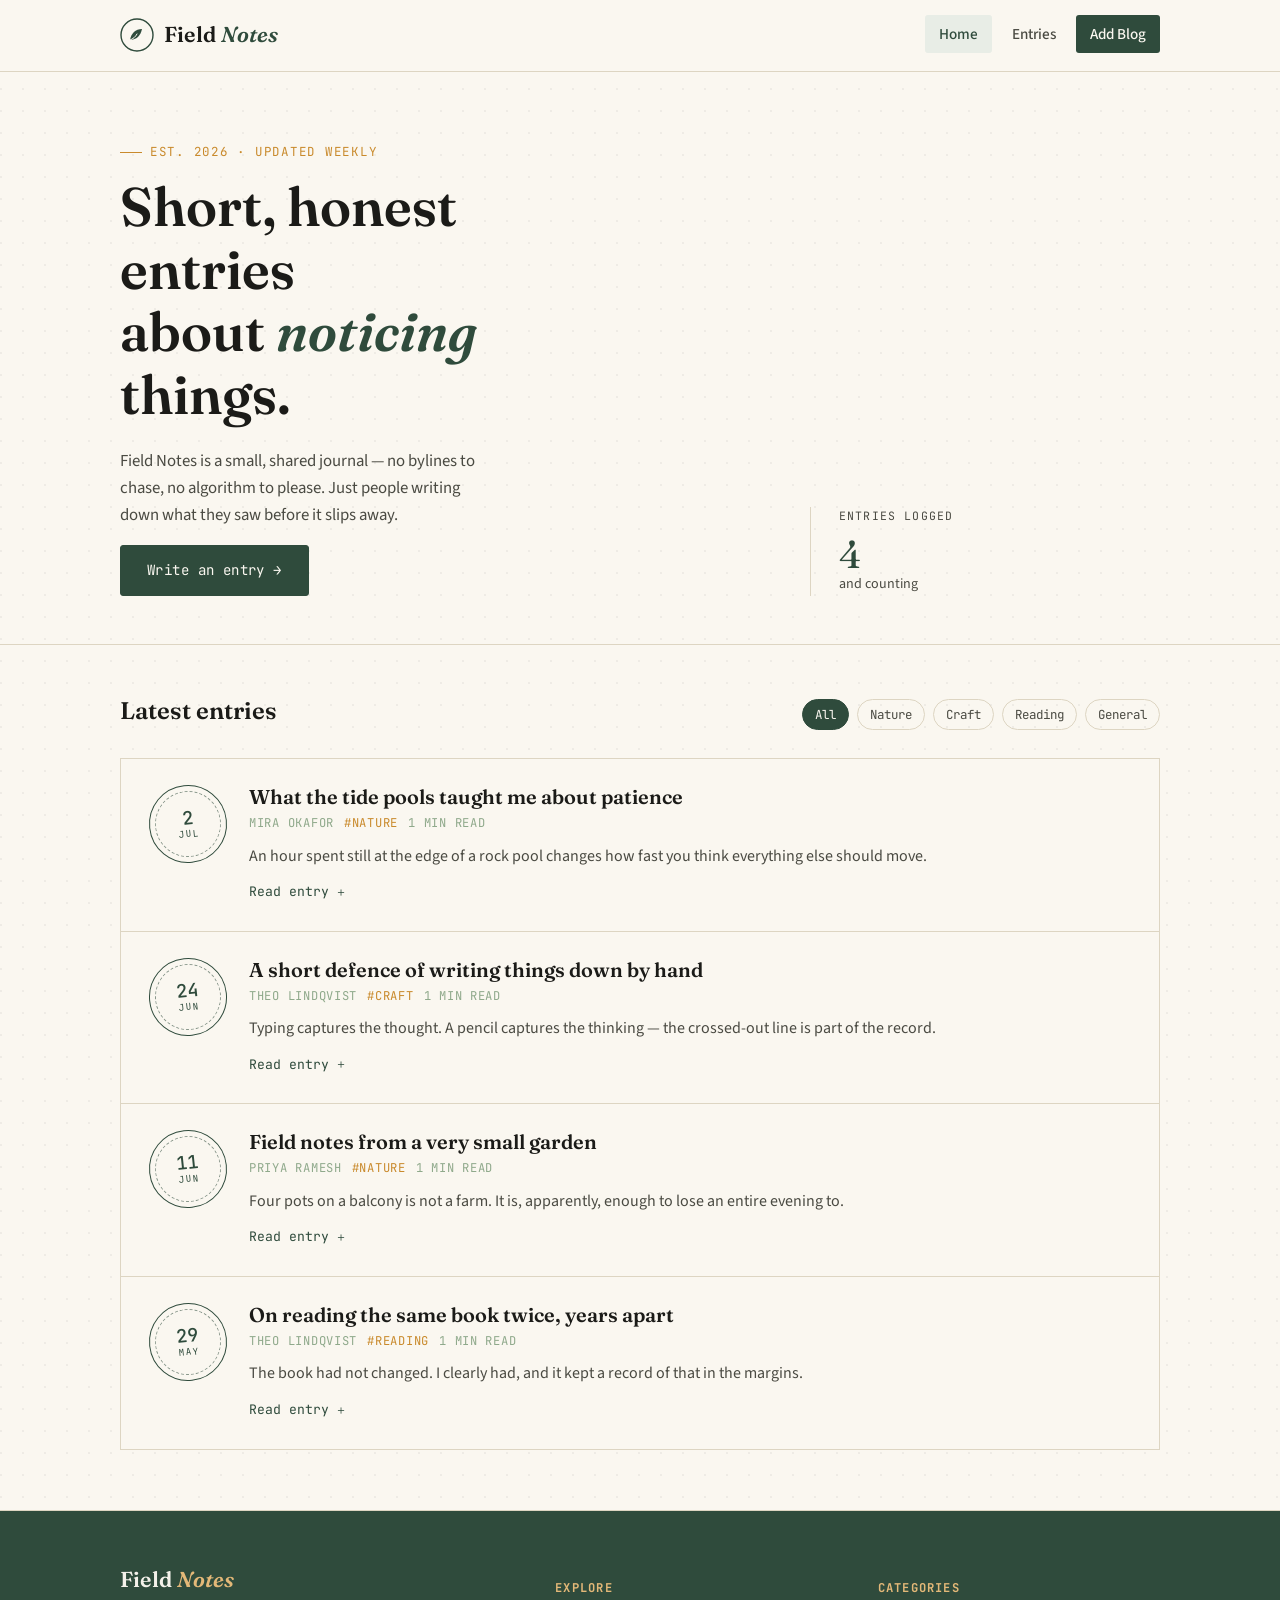
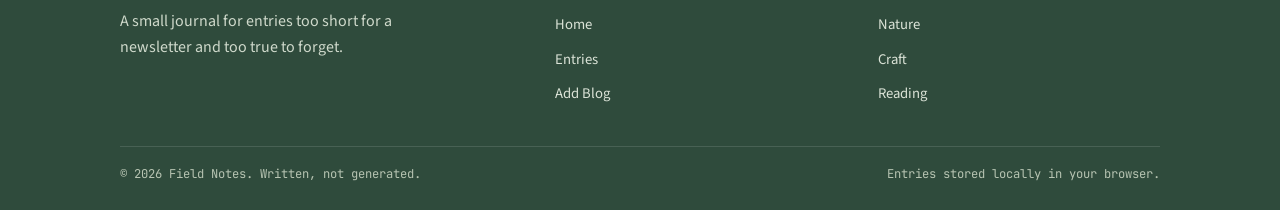
<file: index.html>
<!doctype html>
<html lang="en">
<head>
<meta charset="UTF-8">
<meta name="viewport" content="width=device-width, initial-scale=1.0">
<title>Field Notes — a small journal</title>
<meta name="description" content="Field Notes is a small journal of short, honest entries about noticing things.">
<link rel="stylesheet" href="styles.css">
</head>
<body>

<header class="site-header">
  <nav class="nav wrap" aria-label="Primary">
    <a href="index.html" class="brand">
      <svg class="brand-mark" viewBox="0 0 34 34" fill="none" xmlns="http://www.w3.org/2000/svg">
        <circle cx="17" cy="17" r="16" stroke="#2F4B3C" stroke-width="1.4"/>
        <path d="M10 22c1-6.5 5.5-11 12-11-1.2 6.6-5.6 10.8-12 11Z" fill="#2F4B3C"/>
        <path d="M10 22c3-1 5.6-3.2 7-6" stroke="#FAF7F0" stroke-width="1" stroke-linecap="round"/>
      </svg>
      <span class="brand-text">Field <em>Notes</em></span>
    </a>

    <button class="nav-toggle" aria-label="Toggle navigation" aria-expanded="false">
      <span></span>
    </button>

    <ul class="nav-links">
      <li><a href="index.html" class="is-active">Home</a></li>
      <li><a href="index.html#entries">Entries</a></li>
      <li><a href="add-blog.html" class="nav-cta">Add Blog</a></li>
    </ul>
  </nav>
</header>

<main>

  <section class="hero">
    <div class="wrap hero-grid">
      <div>
        <span class="eyebrow">Est. 2026 · Updated weekly</span>
        <h1>Short, honest entries<br>about <em>noticing</em> things.</h1>
        <p class="hero-sub">Field Notes is a small, shared journal — no bylines to chase, no algorithm to please. Just people writing down what they saw before it slips away.</p>
        <a href="add-blog.html" class="btn" style="display:inline-block; text-decoration:none;">Write an entry →</a>
      </div>
      <div class="hero-aside">
        <span class="label">Entries logged</span>
        <div class="hero-stat" id="entry-count">0</div>
        <div class="hero-stat-label">and counting</div>
      </div>
    </div>
  </section>

  <div class="wrap">
    <div class="section-head" id="entries">
      <h2>Latest entries</h2>
      <div class="filter-row" role="group" aria-label="Filter by category">
        <button class="chip is-active" data-filter="all">All</button>
        <button class="chip" data-filter="Nature">Nature</button>
        <button class="chip" data-filter="Craft">Craft</button>
        <button class="chip" data-filter="Reading">Reading</button>
        <button class="chip" data-filter="General">General</button>
      </div>
    </div>

    <div class="entries" id="entries-list" role="list">
      <!-- rendered by app.js -->
    </div>
  </div>

</main>

<footer class="site-footer">
  <div class="wrap footer-grid">
    <div class="footer-brand">
      <span class="brand-text">Field <em>Notes</em></span>
      <p class="footer-tag">A small journal for entries too short for a newsletter and too true to forget.</p>
    </div>
    <div class="footer-col">
      <h4>Explore</h4>
      <ul>
        <li><a href="index.html">Home</a></li>
        <li><a href="index.html#entries">Entries</a></li>
        <li><a href="add-blog.html">Add Blog</a></li>
      </ul>
    </div>
    <div class="footer-col">
      <h4>Categories</h4>
      <ul>
        <li><a href="index.html#entries">Nature</a></li>
        <li><a href="index.html#entries">Craft</a></li>
        <li><a href="index.html#entries">Reading</a></li>
      </ul>
    </div>
  </div>
  <div class="wrap footer-bottom">
    <span>© <span data-year></span> Field Notes. Written, not generated.</span>
    <span>Entries stored locally in your browser.</span>
  </div>
</footer>

<div class="toast" id="toast" role="status" aria-live="polite"></div>

<script src="app.js"></script>
</body>
</html>
</file>
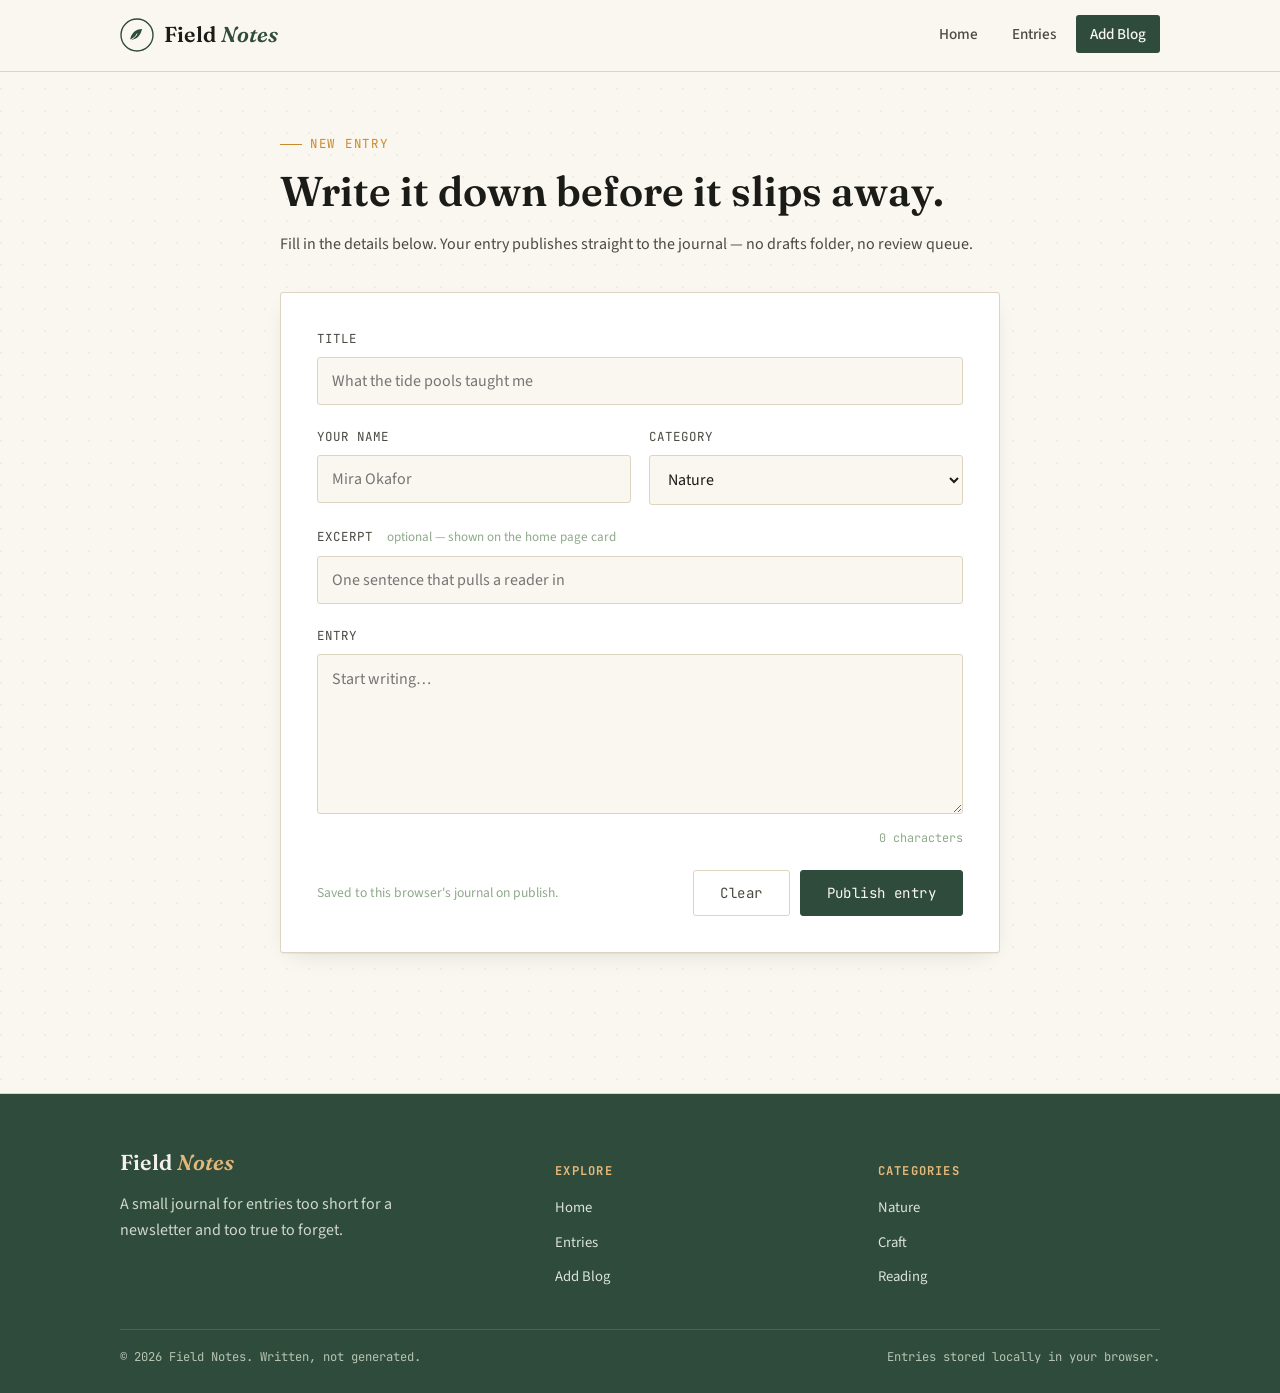
<file: add-blog.html>
<!doctype html>
<html lang="en">
<head>
<meta charset="UTF-8">
<meta name="viewport" content="width=device-width, initial-scale=1.0">
<title>Add Blog — Field Notes</title>
<meta name="description" content="Write and publish a new entry to Field Notes.">
<link rel="stylesheet" href="styles.css">
</head>
<body>

<header class="site-header">
  <nav class="nav wrap" aria-label="Primary">
    <a href="index.html" class="brand">
      <svg class="brand-mark" viewBox="0 0 34 34" fill="none" xmlns="http://www.w3.org/2000/svg">
        <circle cx="17" cy="17" r="16" stroke="#2F4B3C" stroke-width="1.4"/>
        <path d="M10 22c1-6.5 5.5-11 12-11-1.2 6.6-5.6 10.8-12 11Z" fill="#2F4B3C"/>
        <path d="M10 22c3-1 5.6-3.2 7-6" stroke="#FAF7F0" stroke-width="1" stroke-linecap="round"/>
      </svg>
      <span class="brand-text">Field <em>Notes</em></span>
    </a>

    <button class="nav-toggle" aria-label="Toggle navigation" aria-expanded="false">
      <span></span>
    </button>

    <ul class="nav-links">
      <li><a href="index.html">Home</a></li>
      <li><a href="index.html#entries">Entries</a></li>
      <li><a href="add-blog.html" class="nav-cta is-active">Add Blog</a></li>
    </ul>
  </nav>
</header>

<main>
  <section class="composer">
    <div class="wrap" style="max-width: 720px;">
      <div class="composer-head">
        <span class="eyebrow">New entry</span>
        <h1>Write it down before it slips away.</h1>
        <p>Fill in the details below. Your entry publishes straight to the journal — no drafts folder, no review queue.</p>
      </div>

      <form id="blog-form" class="form-card" novalidate>

        <div class="field">
          <label for="title">Title</label>
          <input type="text" id="title" name="title" placeholder="What the tide pools taught me" required>
        </div>

        <div class="field-row">
          <div class="field">
            <label for="author">Your name</label>
            <input type="text" id="author" name="author" placeholder="Mira Okafor" required>
          </div>
          <div class="field">
            <label for="category">Category</label>
            <select id="category" name="category">
              <option value="Nature">Nature</option>
              <option value="Craft">Craft</option>
              <option value="Reading">Reading</option>
              <option value="General">General</option>
            </select>
          </div>
        </div>

        <div class="field">
          <label for="excerpt">Excerpt <span class="hint">optional — shown on the home page card</span></label>
          <input type="text" id="excerpt" name="excerpt" placeholder="One sentence that pulls a reader in">
        </div>

        <div class="field">
          <label for="content">Entry</label>
          <textarea id="content" name="content" placeholder="Start writing…" required></textarea>
          <div class="char-count" id="char-count">0 characters</div>
        </div>

        <div class="form-actions">
          <span class="form-note">Saved to this browser's journal on publish.</span>
          <div style="display:flex; gap:10px;">
            <button type="button" id="clear-form" class="btn btn-ghost">Clear</button>
            <button type="submit" class="btn">Publish entry</button>
          </div>
        </div>
      </form>
    </div>
  </section>
</main>

<footer class="site-footer">
  <div class="wrap footer-grid">
    <div class="footer-brand">
      <span class="brand-text">Field <em>Notes</em></span>
      <p class="footer-tag">A small journal for entries too short for a newsletter and too true to forget.</p>
    </div>
    <div class="footer-col">
      <h4>Explore</h4>
      <ul>
        <li><a href="index.html">Home</a></li>
        <li><a href="index.html#entries">Entries</a></li>
        <li><a href="add-blog.html">Add Blog</a></li>
      </ul>
    </div>
    <div class="footer-col">
      <h4>Categories</h4>
      <ul>
        <li><a href="index.html#entries">Nature</a></li>
        <li><a href="index.html#entries">Craft</a></li>
        <li><a href="index.html#entries">Reading</a></li>
      </ul>
    </div>
  </div>
  <div class="wrap footer-bottom">
    <span>© <span data-year></span> Field Notes. Written, not generated.</span>
    <span>Entries stored locally in your browser.</span>
  </div>
</footer>

<div class="toast" id="toast" role="status" aria-live="polite"></div>

<script src="app.js"></script>
</body>
</html>
</file>
<file: styles.css>
/* ==========================================================================
   Field Notes — shared design system
   Palette: ink / paper / forest / mustard / sage / rust
   Display: Fraunces · Body: Source Sans 3 · Meta: JetBrains Mono
   ========================================================================== */

@import url('https://fonts.googleapis.com/css2?family=Fraunces:ital,opsz,wght@0,9..144,400;0,9..144,500;0,9..144,600;1,9..144,500&family=Source+Sans+3:wght@400;500;600&family=JetBrains+Mono:wght@400;500&display=swap');

:root{
  --ink: #1b1b18;
  --ink-soft: #4a4a42;
  --paper: #faf7f0;
  --paper-dim: #f1ece0;
  --forest: #2f4b3c;
  --forest-deep: #203527;
  --mustard: #c98a2c;
  --mustard-soft: #e3b878;
  --sage: #8fa98b;
  --rust: #a63d2f;
  --line: #ddd5c2;

  --display: 'Fraunces', serif;
  --body: 'Source Sans 3', sans-serif;
  --mono: 'JetBrains Mono', monospace;

  --radius: 3px;
  --shadow: 0 1px 0 rgba(27,27,24,0.05), 0 8px 24px -12px rgba(27,27,24,0.18);
}

*, *::before, *::after{ box-sizing: border-box; }

html{ scroll-behavior: smooth; }

body{
  margin: 0;
  background: var(--paper);
  color: var(--ink);
  font-family: var(--body);
  font-size: 16px;
  line-height: 1.6;
  -webkit-font-smoothing: antialiased;
}

img{ max-width: 100%; display: block; }

a{ color: inherit; }

:focus-visible{
  outline: 2px solid var(--forest);
  outline-offset: 3px;
}

.wrap{
  width: min(1040px, 92%);
  margin-inline: auto;
}

h1, h2, h3{
  font-family: var(--display);
  font-weight: 600;
  line-height: 1.15;
  margin: 0 0 .4em;
  color: var(--ink);
}

p{ margin: 0 0 1em; color: var(--ink-soft); }

/* ---------- background paper texture ---------- */
body{
  background-image:
    radial-gradient(circle at 1px 1px, rgba(27,27,24,0.05) 1px, transparent 0);
  background-size: 22px 22px;
}

/* ==========================================================================
   Navbar
   ========================================================================== */
.site-header{
  position: sticky;
  top: 0;
  z-index: 40;
  background: var(--paper);
  border-bottom: 1px solid var(--line);
}

.nav{
  display: flex;
  align-items: center;
  justify-content: space-between;
  padding: 18px 0;
}

.brand{
  display: flex;
  align-items: center;
  gap: 10px;
  text-decoration: none;
}

.brand-mark{
  width: 34px;
  height: 34px;
  flex: none;
}

.brand-text{
  font-family: var(--display);
  font-size: 1.35rem;
  font-weight: 600;
  letter-spacing: .01em;
  color: var(--ink);
}

.brand-text em{
  font-style: italic;
  color: var(--forest);
}

.nav-links{
  display: flex;
  align-items: center;
  gap: 6px;
  list-style: none;
  margin: 0;
  padding: 0;
}

.nav-links a{
  text-decoration: none;
  font-size: .95rem;
  font-weight: 500;
  color: var(--ink-soft);
  padding: 8px 14px;
  border-radius: var(--radius);
  transition: color .15s ease, background .15s ease;
}

.nav-links a:hover{
  color: var(--ink);
  background: var(--paper-dim);
}

.nav-links a.is-active{
  color: var(--forest);
  background: #e8ede6;
}

.nav-cta{
  background: var(--forest) !important;
  color: var(--paper) !important;
}

.nav-cta:hover{
  background: var(--forest-deep) !important;
  color: var(--paper) !important;
}

.nav-toggle{
  display: none;
  background: none;
  border: 1px solid var(--line);
  border-radius: var(--radius);
  width: 40px;
  height: 40px;
  align-items: center;
  justify-content: center;
  cursor: pointer;
}

.nav-toggle span,
.nav-toggle span::before,
.nav-toggle span::after{
  content: '';
  display: block;
  width: 18px;
  height: 2px;
  background: var(--ink);
  position: relative;
  transition: transform .2s ease;
}
.nav-toggle span::before{ position: absolute; top: -6px; }
.nav-toggle span::after{ position: absolute; top: 6px; }

@media (max-width: 720px){
  .nav-toggle{ display: flex; }
  .nav-links{
    position: absolute;
    top: 100%;
    left: 0;
    right: 0;
    flex-direction: column;
    align-items: stretch;
    background: var(--paper);
    border-bottom: 1px solid var(--line);
    padding: 10px 5%;
    display: none;
  }
  .nav-links.is-open{ display: flex; }
  .nav-links a{ padding: 12px 10px; }
}

/* ==========================================================================
   Postmark — the signature stamp element
   ========================================================================== */
.postmark{
  --pm-size: 78px;
  width: var(--pm-size);
  height: var(--pm-size);
  flex: none;
  border-radius: 50%;
  border: 1.5px solid currentColor;
  color: var(--forest);
  display: flex;
  align-items: center;
  justify-content: center;
  transform: rotate(-6deg);
  position: relative;
}
.postmark::before{
  content: '';
  position: absolute;
  inset: 5px;
  border: 1px dashed currentColor;
  border-radius: 50%;
  opacity: .55;
}
.postmark-inner{
  font-family: var(--mono);
  text-align: center;
  line-height: 1.2;
}
.postmark-day{ display: block; font-size: 1.15rem; font-weight: 500; }
.postmark-mon{ display: block; font-size: .58rem; letter-spacing: .12em; text-transform: uppercase; }

/* ==========================================================================
   Hero
   ========================================================================== */
.hero{
  padding: 64px 0 48px;
  border-bottom: 1px solid var(--line);
}

.hero-grid{
  display: grid;
  grid-template-columns: 1.3fr .7fr;
  gap: 40px;
  align-items: end;
}

.eyebrow{
  font-family: var(--mono);
  font-size: .78rem;
  letter-spacing: .14em;
  text-transform: uppercase;
  color: var(--mustard);
  display: inline-flex;
  align-items: center;
  gap: 8px;
  margin-bottom: 14px;
}
.eyebrow::before{
  content: '';
  width: 22px;
  height: 1px;
  background: var(--mustard);
}

.hero h1{
  font-size: clamp(2.1rem, 4.6vw, 3.4rem);
  max-width: 14ch;
}

.hero h1 em{
  font-style: italic;
  color: var(--forest);
}

.hero-sub{
  font-size: 1.05rem;
  max-width: 46ch;
}

.hero-aside{
  border-left: 1px solid var(--line);
  padding-left: 28px;
}

.hero-aside .label{
  font-family: var(--mono);
  font-size: .72rem;
  text-transform: uppercase;
  letter-spacing: .1em;
  color: var(--ink-soft);
  display: block;
  margin-bottom: 10px;
}

.hero-stat{
  font-family: var(--display);
  font-size: 2.4rem;
  color: var(--forest);
  line-height: 1;
}

.hero-stat-label{
  font-size: .88rem;
  color: var(--ink-soft);
}

@media (max-width: 780px){
  .hero-grid{ grid-template-columns: 1fr; }
  .hero-aside{ border-left: none; border-top: 1px solid var(--line); padding-left: 0; padding-top: 22px; }
}

/* ==========================================================================
   Entries / cards
   ========================================================================== */
.section-head{
  display: flex;
  align-items: baseline;
  justify-content: space-between;
  gap: 20px;
  margin: 52px 0 24px;
  flex-wrap: wrap;
}

.section-head h2{ font-size: 1.5rem; }

.filter-row{
  display: flex;
  gap: 8px;
  flex-wrap: wrap;
}

.chip{
  font-family: var(--mono);
  font-size: .78rem;
  border: 1px solid var(--line);
  background: transparent;
  color: var(--ink-soft);
  padding: 6px 12px;
  border-radius: 999px;
  cursor: pointer;
  transition: all .15s ease;
}
.chip:hover{ border-color: var(--forest); color: var(--forest); }
.chip.is-active{ background: var(--forest); border-color: var(--forest); color: var(--paper); }

.entries{
  display: grid;
  gap: 1px;
  background: var(--line);
  border: 1px solid var(--line);
}

.entry{
  background: var(--paper);
  padding: 26px 28px;
  display: grid;
  grid-template-columns: 78px 1fr;
  gap: 22px;
}

.entry-body h3{
  font-size: 1.25rem;
  margin-bottom: 6px;
}

.entry-meta{
  font-family: var(--mono);
  font-size: .76rem;
  color: var(--sage);
  text-transform: uppercase;
  letter-spacing: .06em;
  margin-bottom: 10px;
  display: flex;
  gap: 10px;
  flex-wrap: wrap;
}

.entry-meta .tag{
  color: var(--mustard);
}

.entry-excerpt{ margin-bottom: 10px; }

.entry details summary{
  cursor: pointer;
  font-family: var(--mono);
  font-size: .82rem;
  color: var(--forest);
  list-style: none;
  display: inline-flex;
  align-items: center;
  gap: 6px;
}
.entry details summary::-webkit-details-marker{ display: none; }
.entry details summary::after{ content: '＋'; font-size: .95em; }
.entry details[open] summary::after{ content: '－'; }
.entry details .full-text{
  margin-top: 12px;
  padding-top: 12px;
  border-top: 1px dashed var(--line);
  color: var(--ink-soft);
}

.entry-empty{
  padding: 60px 28px;
  text-align: center;
  color: var(--ink-soft);
  font-family: var(--mono);
  font-size: .9rem;
}

@media (max-width: 600px){
  .entry{ grid-template-columns: 1fr; }
  .postmark{ display: none; }
}

/* ==========================================================================
   Forms (Add Blog page)
   ========================================================================== */
.composer{
  padding: 56px 0 80px;
}

.composer-head{
  margin-bottom: 34px;
}

.composer-head h1{ font-size: clamp(1.9rem, 4vw, 2.6rem); }

.form-card{
  background: #fff;
  border: 1px solid var(--line);
  box-shadow: var(--shadow);
  border-radius: var(--radius);
  padding: 36px;
}

.field{
  margin-bottom: 22px;
}

.field label{
  display: block;
  font-family: var(--mono);
  font-size: .78rem;
  text-transform: uppercase;
  letter-spacing: .08em;
  color: var(--ink-soft);
  margin-bottom: 8px;
}

.field .hint{
  font-family: var(--body);
  font-size: .82rem;
  text-transform: none;
  letter-spacing: normal;
  color: var(--sage);
  font-weight: 400;
  margin-left: 6px;
}

.field input[type=text],
.field input[type=email],
.field select,
.field textarea{
  width: 100%;
  font-family: var(--body);
  font-size: 1rem;
  color: var(--ink);
  background: var(--paper);
  border: 1px solid var(--line);
  border-radius: var(--radius);
  padding: 12px 14px;
  transition: border-color .15s ease, background .15s ease;
}

.field input:focus,
.field select:focus,
.field textarea:focus{
  border-color: var(--forest);
  background: #fff;
  outline: none;
}

.field textarea{ resize: vertical; min-height: 160px; line-height: 1.6; }

.field-row{
  display: grid;
  grid-template-columns: 1fr 1fr;
  gap: 18px;
}

@media (max-width: 600px){
  .field-row{ grid-template-columns: 1fr; }
  .form-card{ padding: 24px; }
}

.char-count{
  font-family: var(--mono);
  font-size: .74rem;
  color: var(--sage);
  text-align: right;
  margin-top: 6px;
}

.form-actions{
  display: flex;
  align-items: center;
  justify-content: space-between;
  gap: 16px;
  margin-top: 8px;
  flex-wrap: wrap;
}

.btn{
  font-family: var(--mono);
  font-size: .88rem;
  letter-spacing: .03em;
  border: 1px solid var(--forest);
  background: var(--forest);
  color: var(--paper);
  padding: 13px 26px;
  border-radius: var(--radius);
  cursor: pointer;
  transition: background .15s ease, transform .1s ease;
}
.btn:hover{ background: var(--forest-deep); }
.btn:active{ transform: translateY(1px); }

.btn-ghost{
  background: transparent;
  color: var(--ink-soft);
  border-color: var(--line);
}
.btn-ghost:hover{ color: var(--ink); border-color: var(--ink-soft); background: transparent; }

.form-note{
  font-size: .85rem;
  color: var(--sage);
}

.toast{
  position: fixed;
  bottom: 26px;
  left: 50%;
  transform: translateX(-50%) translateY(20px);
  background: var(--ink);
  color: var(--paper);
  font-family: var(--mono);
  font-size: .85rem;
  padding: 14px 22px;
  border-radius: var(--radius);
  opacity: 0;
  pointer-events: none;
  transition: opacity .25s ease, transform .25s ease;
  z-index: 60;
}
.toast.is-visible{
  opacity: 1;
  transform: translateX(-50%) translateY(0);
}

/* ==========================================================================
   Footer
   ========================================================================== */
.site-footer{
  border-top: 1px solid var(--line);
  background: var(--forest);
  color: #e7ece5;
  margin-top: 60px;
}

.footer-grid{
  padding: 52px 0 30px;
  display: grid;
  grid-template-columns: 1.4fr 1fr 1fr;
  gap: 40px;
}

.footer-brand .brand-text{ color: #f4f1ea; }
.footer-brand .brand-text em{ color: var(--mustard-soft); }

.footer-tag{
  color: #cfd9cb;
  max-width: 34ch;
  margin-top: 12px;
}

.footer-col h4{
  font-family: var(--mono);
  font-size: .76rem;
  text-transform: uppercase;
  letter-spacing: .1em;
  color: var(--mustard-soft);
  margin-bottom: 14px;
}

.footer-col ul{
  list-style: none;
  margin: 0;
  padding: 0;
}

.footer-col li{ margin-bottom: 9px; }

.footer-col a{
  text-decoration: none;
  color: #dbe3d7;
  font-size: .92rem;
  transition: color .15s ease;
}
.footer-col a:hover{ color: #fff; }

.footer-bottom{
  border-top: 1px solid rgba(255,255,255,0.12);
  padding: 18px 0 26px;
  display: flex;
  justify-content: space-between;
  align-items: center;
  gap: 12px;
  flex-wrap: wrap;
  font-family: var(--mono);
  font-size: .76rem;
  color: #b7c4b2;
}

@media (max-width: 720px){
  .footer-grid{ grid-template-columns: 1fr; gap: 28px; padding-top: 40px; }
}
</file>
